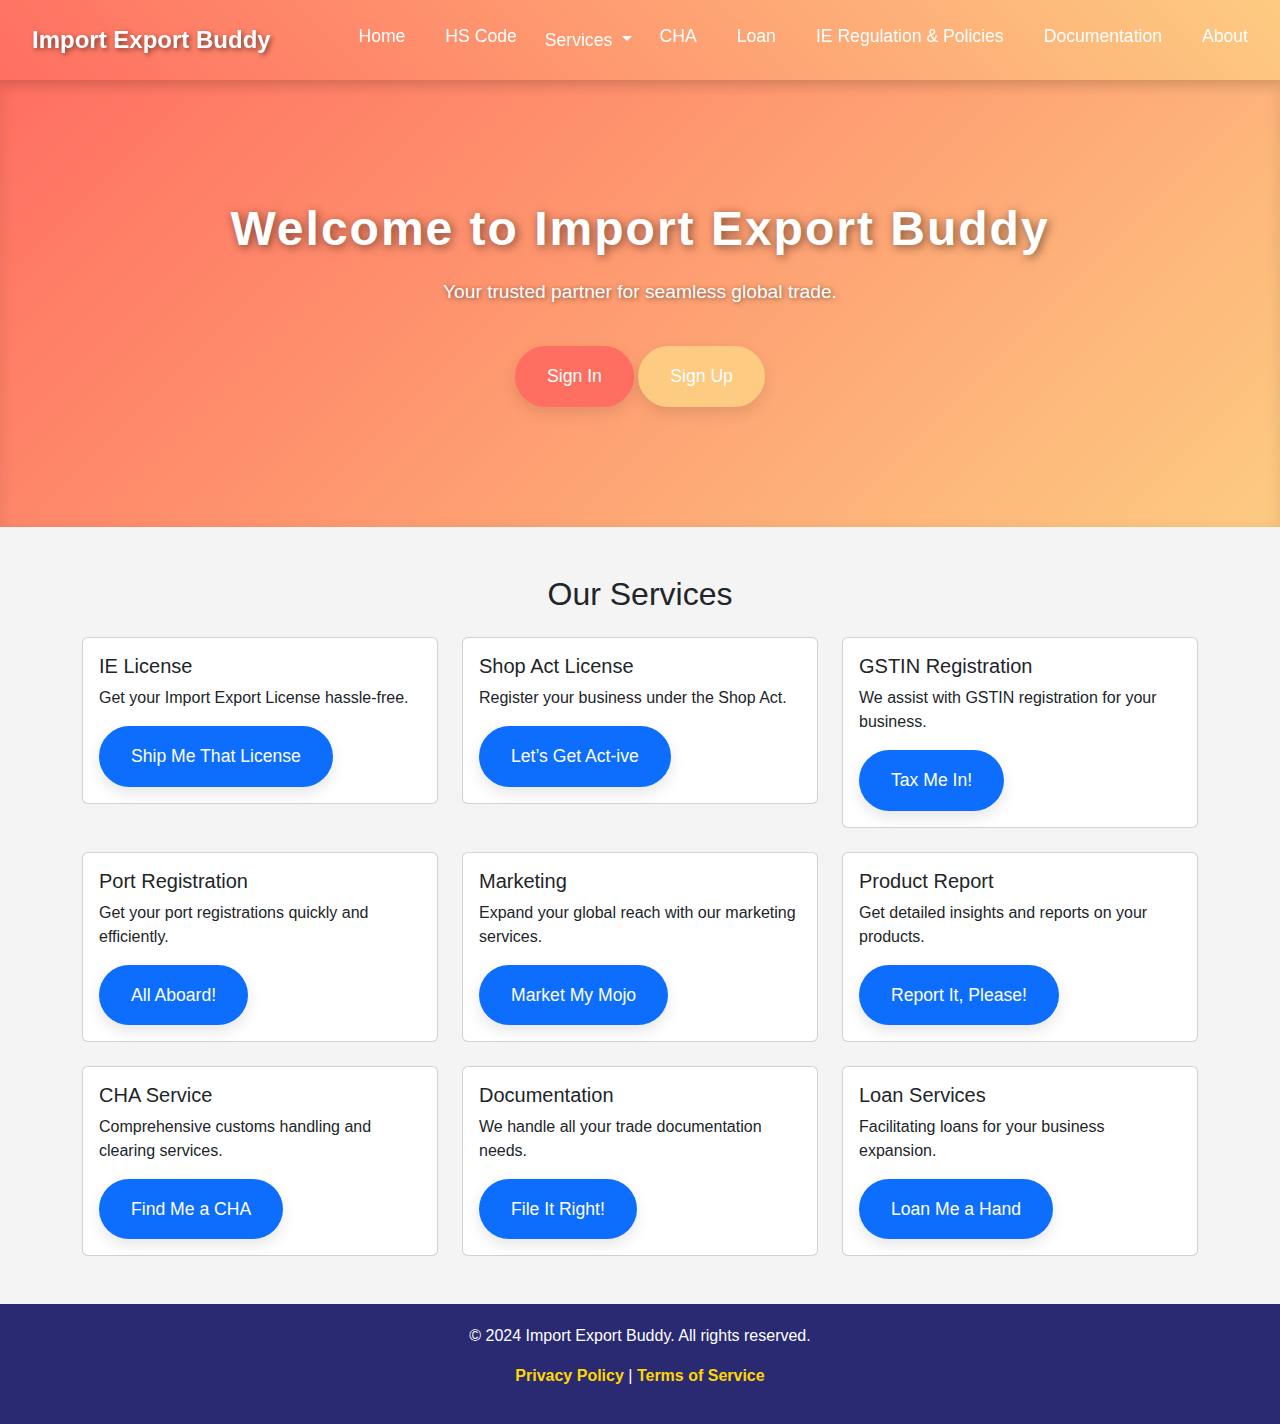
<file: index.html>
<!DOCTYPE html>
<html lang="en">
<head>
    <meta charset="UTF-8">
    <meta name="viewport" content="width=device-width, initial-scale=1.0">
    <title>Import Export Buddy</title>
    <!-- Bootstrap CSS -->
    <link href="https://cdn.jsdelivr.net/npm/bootstrap@5.3.2/dist/css/bootstrap.min.css" rel="stylesheet">
  <style>
    /* Define base colors */
    :root {
        --primary-color: #FF6F61; /* Soft Coral */
        --secondary-color: #FDCB82; /* Soft Yellow */
        --highlight-color: #009FFD; /* Sky Blue */
        --text-color: white;
        --footer-bg: #2A2A72; /* Deep Blue */
    }

    /* Global styles */
    body {
        font-family: 'Arial', sans-serif;
        margin: 0;
        padding: 0;
        background-color: #f4f4f4;
        animation: colorShift 180s infinite alternate; /* Slow color change animation */
    }

    /* Navbar styling */
    .navbar {
        background-color: var(--footer-bg);
        box-shadow: 0 4px 12px rgba(0, 0, 0, 0.1);
    }

    .navbar a {
        color: white !important;
        font-weight: bold;
        padding: 14px 20px;
        text-decoration: none;
        transition: color 0.3s ease;
    }

    .navbar a:hover {
        color: var(--highlight-color);
    }

    /* Dropdown styling */
    .nav-item.dropdown .dropdown-menu {
        display: none;
        position: absolute;
        top: 100%;
        left: 0;
        background-color: #f8f9fa;
        border-radius: 4px;
    }

    .nav-item.dropdown:hover .dropdown-menu {
        display: block;
    }

    .dropdown-menu {
        box-shadow: 0 8px 16px rgba(0, 0, 0, 0.2);
        min-width: 180px;
    }

    .dropdown-item {
        font-size: 1rem;
        padding: 12px 20px;
        color: #333;
    }

    .dropdown-item:hover {
        background-color: var(--primary-color);
        color: white;
    }

    /* Hero section */
    .hero-section {
        background: linear-gradient(135deg, var(--primary-color), var(--secondary-color));
        padding: 120px 20px;
        text-align: center;
        color: var(--text-color);
        display: flex;
        align-items: center;
        justify-content: center;
        flex-direction: column;
        box-shadow: inset 0 4px 15px rgba(0, 0, 0, 0.1);
        animation: heroShift 180s infinite alternate; /* Slow hero section color shift */
    }

    .hero-section h1 {
        font-size: 3rem;
        font-weight: bold;
        text-shadow: 2px 2px 10px rgba(0, 0, 0, 0.5);
        margin-bottom: 20px;
        letter-spacing: 2px;
    }

    .hero-section p {
        font-size: 1.2rem;
        font-weight: 300;
        margin-bottom: 40px;
        text-shadow: 1px 1px 5px rgba(0, 0, 0, 0.5);
    }

    /* Button styling */
    .btn {
        font-size: 1.1rem;
        padding: 15px 30px;
        border-radius: 50px;
        box-shadow: 0 6px 15px rgba(0, 0, 0, 0.1);
        text-decoration: none;
        color: var(--text-color);
        transition: transform 0.3s ease, box-shadow 0.3s ease;
        display: inline-block;
        text-align: center;
        border: 2px solid transparent;
    }

    .btn:hover {
        transform: translateY(-7px);
        box-shadow: 0 8px 20px rgba(0, 0, 0, 0.2);
    }

    .btn.sign-in {
        background-color: var(--primary-color);
        border-color: var(--primary-color);
    }

    .btn.sign-up {
        background-color: var(--secondary-color);
        border-color: var(--secondary-color);
    }

    /* Footer styling */
    footer {
        background-color: var(--footer-bg);
        color: white;
        padding: 20px;
        text-align: center;
    }

    footer a {
        color: #FFD700;
        text-decoration: none;
        font-weight: bold;
        transition: color 0.3s ease;
    }

    footer a:hover {
        color: var(--highlight-color);
        text-decoration: underline;
    }

    /* Animation for slow color shift on the body */
    @keyframes colorShift {
        0% {
            --primary-color: #FF6F61; /* Soft Coral */
            --secondary-color: #FDCB82; /* Soft Yellow */
            --footer-bg: #2A2A72; /* Deep Blue */
        }
        25% {
            --primary-color: #2A2A72; /* Deep Blue */
            --secondary-color: #009FFD; /* Sky Blue */
            --footer-bg: #FDCB82; /* Soft Yellow */
        }
        50% {
            --primary-color: #009FFD; /* Sky Blue */
            --secondary-color: #FF6F61; /* Soft Coral */
            --footer-bg: #FF6F61; /* Soft Coral */
        }
        75% {
            --primary-color: #FDCB82; /* Soft Yellow */
            --secondary-color: #FF6F61; /* Soft Coral */
            --footer-bg: #009FFD; /* Sky Blue */
        }
        100% {
            --primary-color: #FF6F61; /* Soft Coral */
            --secondary-color: #2A2A72; /* Deep Blue */
            --footer-bg: #2A2A72; /* Deep Blue */
        }
    }

    /* Animation for the hero section's background */
    @keyframes heroShift {
        0% {
            background: linear-gradient(135deg, #FF6F61, #FDCB82);
        }
        25% {
            background: linear-gradient(135deg, #2A2A72, #009FFD);
        }
        50% {
            background: linear-gradient(135deg, #009FFD, #FF6F61);
        }
        75% {
            background: linear-gradient(135deg, #FDCB82, #FF6F61);
        }
        100% {
            background: linear-gradient(135deg, #FF6F61, #2A2A72);
        }
    }
</style>
 

</head>
<body>
    
    <!-- Navbar -->
<nav class="navbar navbar-expand-lg navbar-dark sticky-top" style="background: linear-gradient(45deg, #FF6F61, #FDCB82);">
    <div class="container-fluid">
        <a class="navbar-brand" href="#" style="font-size: 1.5rem; font-weight: bold; color: white; text-shadow: 2px 2px 5px rgba(0, 0, 0, 0.5);">Import Export Buddy</a>
        <button class="navbar-toggler" type="button" data-bs-toggle="collapse" data-bs-target="#navbarNav">
            <span class="navbar-toggler-icon"></span>
        </button>
        <div class="collapse navbar-collapse" id="navbarNav">
            <ul class="navbar-nav ms-auto">
                <li class="nav-item">
                    <a class="nav-link" href="https://deva1343.github.io/DPTreadeSolutions/index.html" style="color: white; font-weight: 500; font-size: 1.1rem; padding: 10px 20px; transition: color 0.3s ease;">
                        Home
                    </a>
                </li>
                <li class="nav-item">
                    <a class="nav-link" href="https://deva1343.github.io/DPTreadeSolutions/hscode.html" style="color: white; font-weight: 500; font-size: 1.1rem; padding: 10px 20px; transition: color 0.3s ease;">
                        HS Code
                    </a>
                </li>
                <!-- Services dropdown -->
                <li class="nav-item dropdown">
                    <a class="nav-link dropdown-toggle" href="#" role="button" style="color: black; font-weight: 500; font-size: 1.1rem;">
                        Services
                    </a>
                    <ul class="dropdown-menu">
                        <li><a class="dropdown-item" href="https://deva1343.github.io/DPTreadeSolutions/iecode.html">IE License</a></li>
                        <li><a class="dropdown-item" href="#">Shop Act License</a></li>
                        <li><a class="dropdown-item" href="#">GSTIN Registration</a></li>
                        <li><a class="dropdown-item" href="#">Port Registration</a></li>
                        <li><a class="dropdown-item" href="#">Marketing</a></li>
                        <li><a class="dropdown-item" href="#">Product Report</a></li>
                        <li><a class="dropdown-item" href="https://deva1343.github.io/DPTreadeSolutions/cha.html">CHA Service</a></li>
                    </ul>
                </li>
                <li class="nav-item">
                    <a class="nav-link" href="https://deva1343.github.io/DPTreadeSolutions/cha.html" style="color: white; font-weight: 500; font-size: 1.1rem; padding: 10px 20px; transition: color 0.3s ease;">
                        CHA
                    </a>
                </li>
                <li class="nav-item">
                    <a class="nav-link" href="https://deva1343.github.io/DPTreadeSolutions/loan.html" style="color: white; font-weight: 500; font-size: 1.1rem; padding: 10px 20px; transition: color 0.3s ease;">
                        Loan
                    </a>
                </li>
                <li class="nav-item">
                    <a class="nav-link" href="https://deva1343.github.io/DPTreadeSolutions/ierp.html" style="color: white; font-weight: 500; font-size: 1.1rem; padding: 10px 20px; transition: color 0.3s ease;">
                        IE Regulation & Policies
                    </a>
                </li>
                <li class="nav-item">
                    <a class="nav-link" href="https://deva1343.github.io/DPTreadeSolutions/documentation.html" style="color: white; font-weight: 500; font-size: 1.1rem; padding: 10px 20px; transition: color 0.3s ease;">
                        Documentation
                    </a>
                </li>
                <li class="nav-item">
                    <a class="nav-link" href="https://deva1343.github.io/DPTreadeSolutions/about.html" style="color: white; font-weight: 500; font-size: 1.1rem; padding: 10px 20px; transition: color 0.3s ease;">
                        About
                    </a>
                </li>
            </ul>
        </div>
    </div>
</nav>


    <!-- Hero Section -->
   <section class="hero-section">
    <div class="container">
        <h1>Welcome to Import Export Buddy</h1>
        <p>Your trusted partner for seamless global trade.</p>
        <div class="button-group">
            <!-- Sign In Button -->
            <a href="https://deva1343.github.io/DPTreadeSolutions/signin.html" class="btn sign-in">Sign In</a>
            <!-- Sign Up Button -->
            <a href="https://deva1343.github.io/DPTreadeSolutions/signup.html" class="btn sign-up">Sign Up</a>
        </div>
    </div>
</section>


<!-- Services Section -->
		<section class="container my-5">
    <h2 class="text-center mb-4">Our Services</h2>
    <div class="row g-4">
        <!-- IE License -->
        <div class="col-md-4">
            <div class="card">
                <div class="card-body">
                    <h5 class="card-title">IE License</h5>
                    <p class="card-text">Get your Import Export License hassle-free.</p>
                    <a href="https://deva1343.github.io/DPTreadeSolutions/iecode.html" class="btn btn-primary">Ship Me That License</a>
                </div>
            </div>
        </div>
        <!-- Shop Act License -->
        <div class="col-md-4">
            <div class="card">
                <div class="card-body">
                    <h5 class="card-title">Shop Act License</h5>
                    <p class="card-text">Register your business under the Shop Act.</p>
                    <a href="#" class="btn btn-primary">Let’s Get Act-ive</a>
                </div>
            </div>
        </div>
        <!-- GSTIN Registration -->
        <div class="col-md-4">
            <div class="card">
                <div class="card-body">
                    <h5 class="card-title">GSTIN Registration</h5>
                    <p class="card-text">We assist with GSTIN registration for your business.</p>
                    <a href="#" class="btn btn-primary">Tax Me In!</a>
                </div>
            </div>
        </div>
        <!-- Port Registration -->
        <div class="col-md-4">
            <div class="card">
                <div class="card-body">
                    <h5 class="card-title">Port Registration</h5>
                    <p class="card-text">Get your port registrations quickly and efficiently.</p>
                    <a href="#" class="btn btn-primary">All Aboard!</a>
                </div>
            </div>
        </div>
        <!-- Marketing -->
        <div class="col-md-4">
            <div class="card">
                <div class="card-body">
                    <h5 class="card-title">Marketing</h5>
                    <p class="card-text">Expand your global reach with our marketing services.</p>
                    <a href="#" class="btn btn-primary">Market My Mojo</a>
                </div>
            </div>
        </div>
        <!-- Product Report -->
        <div class="col-md-4">
            <div class="card">
                <div class="card-body">
                    <h5 class="card-title">Product Report</h5>
                    <p class="card-text">Get detailed insights and reports on your products.</p>
                    <a href="#" class="btn btn-primary">Report It, Please!</a>
                </div>
            </div>
        </div>
        <!-- CHA Service -->
        <div class="col-md-4">
            <div class="card">
                <div class="card-body">
                    <h5 class="card-title">CHA Service</h5>
                    <p class="card-text">Comprehensive customs handling and clearing services.</p>
                    <a href="https://deva1343.github.io/DPTreadeSolutions/cha.html" class="btn btn-primary">Find Me a CHA</a>
                </div>
            </div>
        </div>
        <!-- Documentation -->
        <div class="col-md-4">
            <div class="card">
                <div class="card-body">
                    <h5 class="card-title">Documentation</h5>
                    <p class="card-text">We handle all your trade documentation needs.</p>
                    <a href="#" class="btn btn-primary">File It Right!</a>
                </div>
            </div>
        </div>
        <!-- Loan Services -->
        <div class="col-md-4">
            <div class="card">
                <div class="card-body">
                    <h5 class="card-title">Loan Services</h5>
                    <p class="card-text">Facilitating loans for your business expansion.</p>
                    <a href="#" class="btn btn-primary">Loan Me a Hand</a>
                </div>
            </div>
        </div>
    </div>
</section>
    <!-- Footer -->
    <footer>
        <div class="container text-center">
            <p>&copy; 2024 Import Export Buddy. All rights reserved.</p>
            <p><a href="privacy.html">Privacy Policy</a> | <a href="terms.html">Terms of Service</a></p>
        </div>
    </footer>

    
    
    <!-- Bootstrap JS -->
    <!-- Bootstrap Bundle (includes Bootstrap JS and Popper.js) -->
<script src="https://cdn.jsdelivr.net/npm/bootstrap@5.3.2/dist/js/bootstrap.bundle.min.js"></script>

<!-- Google Sign-In SDK -->
<script src="https://accounts.google.com/gsi/client" async defer></script>
<script>
    // Dropdown Menu Fix for Mobile and Desktop
    document.querySelectorAll('.dropdown-toggle').forEach(dropdown => {
        dropdown.addEventListener('click', function (e) {
            // Toggle the dropdown only if the target is a dropdown-toggle link
            const dropdownMenu = this.nextElementSibling;
            dropdownMenu.classList.toggle('show');

            // Close the dropdown when clicking outside
            document.addEventListener('click', function (event) {
                if (!dropdown.contains(event.target)) {
                    dropdownMenu.classList.remove('show');
                }
            });
        });
    });

    // Google Sign-In Handling
    function handleCredentialResponse(response) {
        console.log("Encoded JWT ID token: " + response.credential);
        // Pass the token to your backend for verification.
    }

    window.onload = function () {
        google.accounts.id.initialize({
            client_id: "YOUR_GOOGLE_CLIENT_ID", // Replace with your actual Google client ID
            callback: handleCredentialResponse
        });
        google.accounts.id.renderButton(
            document.querySelector('.btn-light'), // Target your Google button
            { theme: "outline", size: "large" } // Customizations
        );
    };
</script>


</body>
</html>
</file>
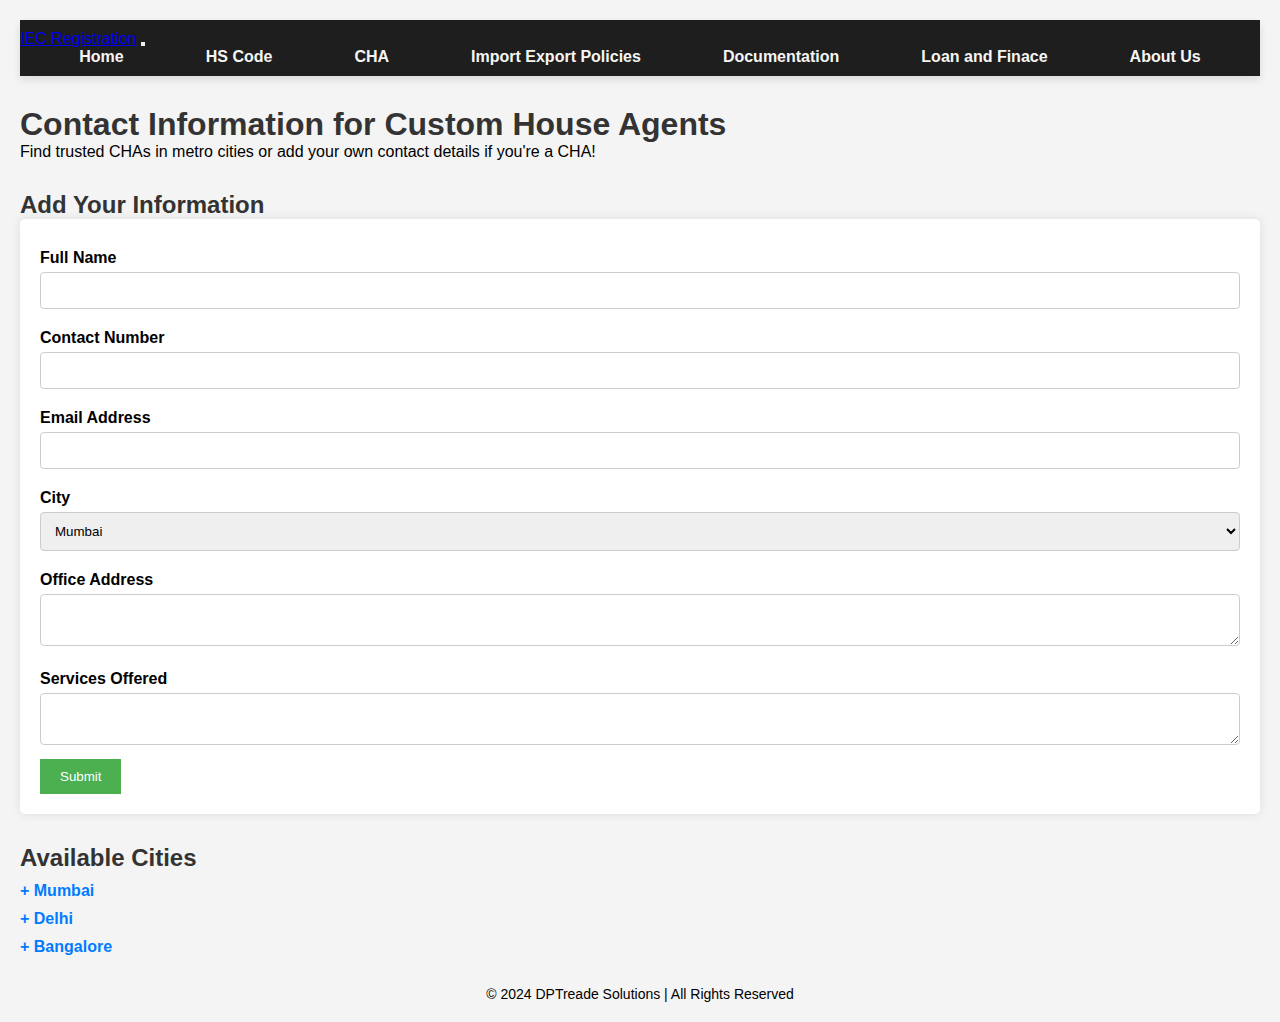
<file: cha.html>
<!DOCTYPE html>
<html lang="en">
<head>
    <meta charset="UTF-8">
    <meta name="viewport" content="width=device-width, initial-scale=1.0">
    <title>Custom House Agent Contact</title>

    <!-- CSS -->
    <style>

     /* Navbar Styles */
        nav.navbar {
            background-color: #1e1e1e;
            padding: 10px 0;
            box-shadow: 0 4px 8px rgba(0, 0, 0, 0.1);
        }

        nav.navbar .navbar-nav {
            display: flex;
            justify-content: center;
            gap: 20px;
        }

        nav.navbar .nav-link {
            color: #f5f5f5;
            text-decoration: none;
            font-size: 16px;
            padding: 8px 16px;
        }

        nav.navbar .nav-link:hover {
            color: #4f81bd;
        }
        /* Basic reset */
        * {
            margin: 0;
            padding: 0;
            box-sizing: border-box;
        }

        body {
            font-family: Arial, sans-serif;
            background-color: #f4f4f4;
            padding: 20px;
        }

        header {
            background-color: #333;
            color: white;
            padding: 10px;
        }

        nav ul {
            list-style-type: none;
            display: flex;
            justify-content: center;
        }

        nav ul li {
            margin: 0 15px;
        }

        nav ul li a {
            color: white;
            text-decoration: none;
            font-weight: bold;
        }

        section {
            margin-top: 30px;
        }

        h1, h2 {
            color: #333;
        }

        #city-list ul {
            list-style-type: none;
            padding-left: 0;
        }

        #city-list ul li {
            margin: 10px 0;
        }

        .city-entry {
            font-weight: bold;
            cursor: pointer;
            color: #007BFF;
        }

        .cha-list {
            display: none;
            padding-left: 20px;
        }

        form {
            background-color: white;
            padding: 20px;
            border-radius: 5px;
            box-shadow: 0 0 10px rgba(0, 0, 0, 0.1);
        }

        form label {
            font-weight: bold;
            display: block;
            margin-top: 10px;
        }

        form input, form textarea, form select {
            width: 100%;
            padding: 10px;
            margin-top: 5px;
            margin-bottom: 10px;
            border-radius: 4px;
            border: 1px solid #ccc;
        }

        form button {
            background-color: #4CAF50;
            color: white;
            border: none;
            padding: 10px 20px;
            cursor: pointer;
        }

        form button:hover {
            background-color: #45a049;
        }

        footer {
            margin-top: 30px;
            text-align: center;
            font-size: 14px;
        }

        /* Dynamic CHA styles */
        .cha-entry {
            background-color: #f9f9f9;
            padding: 10px;
            margin: 5px 0;
        }

        .cha-entry h3 {
            margin-bottom: 5px;
        }

        .cha-entry p {
            font-size: 14px;
        }
    </style>
</head>
<body>

    <!-- Navbar -->
<nav class="navbar navbar-expand-lg navbar-light bg-white shadow-sm py-3">
    <div class="container">
        <a class="navbar-brand" href="#">IEC Registration</a>
        <button class="navbar-toggler" type="button" data-bs-toggle="collapse" data-bs-target="#navbarNav">
            <span class="navbar-toggler-icon"></span>
        </button>
        <div class="collapse navbar-collapse" id="navbarNav">
            <ul class="navbar-nav ms-auto">
                <li class="nav-item"><a class="nav-link active" href="https://deva1343.github.io/DPTreadeSolutions/index.html">Home</a></li>
                <li class="nav-item"><a class="nav-link" href="https://deva1343.github.io/DPTreadeSolutions/hscode.html">HS Code</a></li>
		<li class="nav-item"><a class="nav-link" href="https://deva1343.github.io/DPTreadeSolutions/cha.html">CHA</a></li>
                <li class="nav-item"><a class="nav-link" href="https://wa.me/8459756243?text=hi,%20can%20I%20get%20more%20information%20about%20IEC">Import Export Policies</a></li>
                <li class="nav-item"><a class="nav-link" href="https://wa.me/8459756243?text=hi,%20can%20I%20get%20more%20information%20about%20IEC">Documentation</a></li>
		<li class="nav-item"><a class="nav-link" href="https://wa.me/8459756243?text=hi,%20can%20I%20get%20more%20information%20about%20IEC">Loan and Finace</a></li>
                <li class="nav-item"><a class="nav-link" href="https://deva1343.github.io/DPTreadeSolutions/aboutus.html">About Us</a></li>
            </ul>
        </div>
    </div>
</nav>

  <!-- Hero Section -->
    <section>
        <h1>Contact Information for Custom House Agents</h1>
        <p>Find trusted CHAs in metro cities or add your own contact details if you're a CHA!</p>
    </section>

    <!-- Add CHA Form (for CHAs to add their info) -->
    <section id="add-cha">
        <h2>Add Your Information</h2>
        <form id="cha-form">
            <label for="name">Full Name</label>
            <input type="text" id="name" name="name" required><br>

            <label for="phone">Contact Number</label>
            <input type="text" id="phone" name="phone" required><br>

            <label for="email">Email Address</label>
            <input type="email" id="email" name="email" required><br>

            <label for="city">City</label>
            <select id="city" name="city" required>
                <option value="Mumbai">Mumbai</option>
                <option value="Delhi">Delhi</option>
                <option value="Bangalore">Bangalore</option>
                <option value="Chennai">Chennai</option>
                <option value="Kolkata">Kolkata</option>
                <option value="Hyderabad">Hyderabad</option>
                <option value="Pune">Pune</option>
                <!-- Add other cities here -->
            </select><br>

            <label for="address">Office Address</label>
            <textarea id="address" name="address" required></textarea><br>

            <label for="services">Services Offered</label>
            <textarea id="services" name="services" required></textarea><br>

            <button type="submit">Submit</button>
        </form>
    </section>

    <!-- City List -->
    <section id="city-list">
        <h2>Available Cities</h2>
        <ul id="city-list-items">
            <li>
                <span class="city-entry" onclick="toggleCity('mumbai-list')">+ Mumbai</span>
                <ul id="mumbai-list" class="cha-list">
                    <!-- CHA entries will be dynamically inserted here -->
                </ul>
            </li>
            <li>
                <span class="city-entry" onclick="toggleCity('delhi-list')">+ Delhi</span>
                <ul id="delhi-list" class="cha-list">
                    <!-- CHA entries will be dynamically inserted here -->
                </ul>
            </li>
            <li>
                <span class="city-entry" onclick="toggleCity('bangalore-list')">+ Bangalore</span>
                <ul id="bangalore-list" class="cha-list">
                    <!-- CHA entries will be dynamically inserted here -->
                </ul>
            </li>
            <!-- Add other cities here with similar structure -->
        </ul>
    </section>

    <!-- Footer -->
    <footer>
        <p>&copy; 2024 DPTreade Solutions | All Rights Reserved</p>
    </footer>

    <!-- JavaScript for functionality -->
    <script>
        // Toggle city CHA list visibility
        function toggleCity(cityId) {
            const cityList = document.getElementById(cityId);
            cityList.style.display = cityList.style.display === 'none' ? 'block' : 'none';
        }

        // Handle form submission
        document.getElementById('cha-form').addEventListener('submit', function(event) {
            event.preventDefault();

            // Gather form data
            const formData = new FormData(this);
            const data = {
                name: formData.get('name'),
                phone: formData.get('phone'),
                email: formData.get('email'),
                city: formData.get('city'),
                address: formData.get('address'),
                services: formData.get('services')
            };

            // Send data to the server (example endpoint)
            fetch('/api/cha', {
                method: 'POST',
                body: JSON.stringify(data),
                headers: {
                    'Content-Type': 'application/json'
                }
            })
            .then(response => response.json())
            .then(data => {
                alert('CHA added successfully');
                // Dynamically update the city list with the new CHA entry
                addCHAEntry(data.city, data);
                // Optionally, clear the form or update UI with new CHA data
                document.getElementById('cha-form').reset();
            })
            .catch(error => {
                console.error('Error:', error);
                alert('An error occurred while submitting the form');
            });
        });

        // Dynamically add CHA entry to the city list
        function addCHAEntry(city, cha) {
            const cityList = document.getElementById(city.toLowerCase() + '-list');
            const chaEntry = document.createElement('li');
            chaEntry.classList.add('cha-entry');
            chaEntry.innerHTML = `
                <h3>${cha.name}</h3>
                <p><strong>Phone:</strong> ${cha.phone}</p>
                <p><strong>Email:</strong> ${cha.email}</p>
                <p><strong>Address:</strong> ${cha.address}</p>
                <p><strong>Services:</strong> ${cha.services}</p>
            `;
            cityList.appendChild(chaEntry);
        }
    </script>

</body>
</html>
</file>
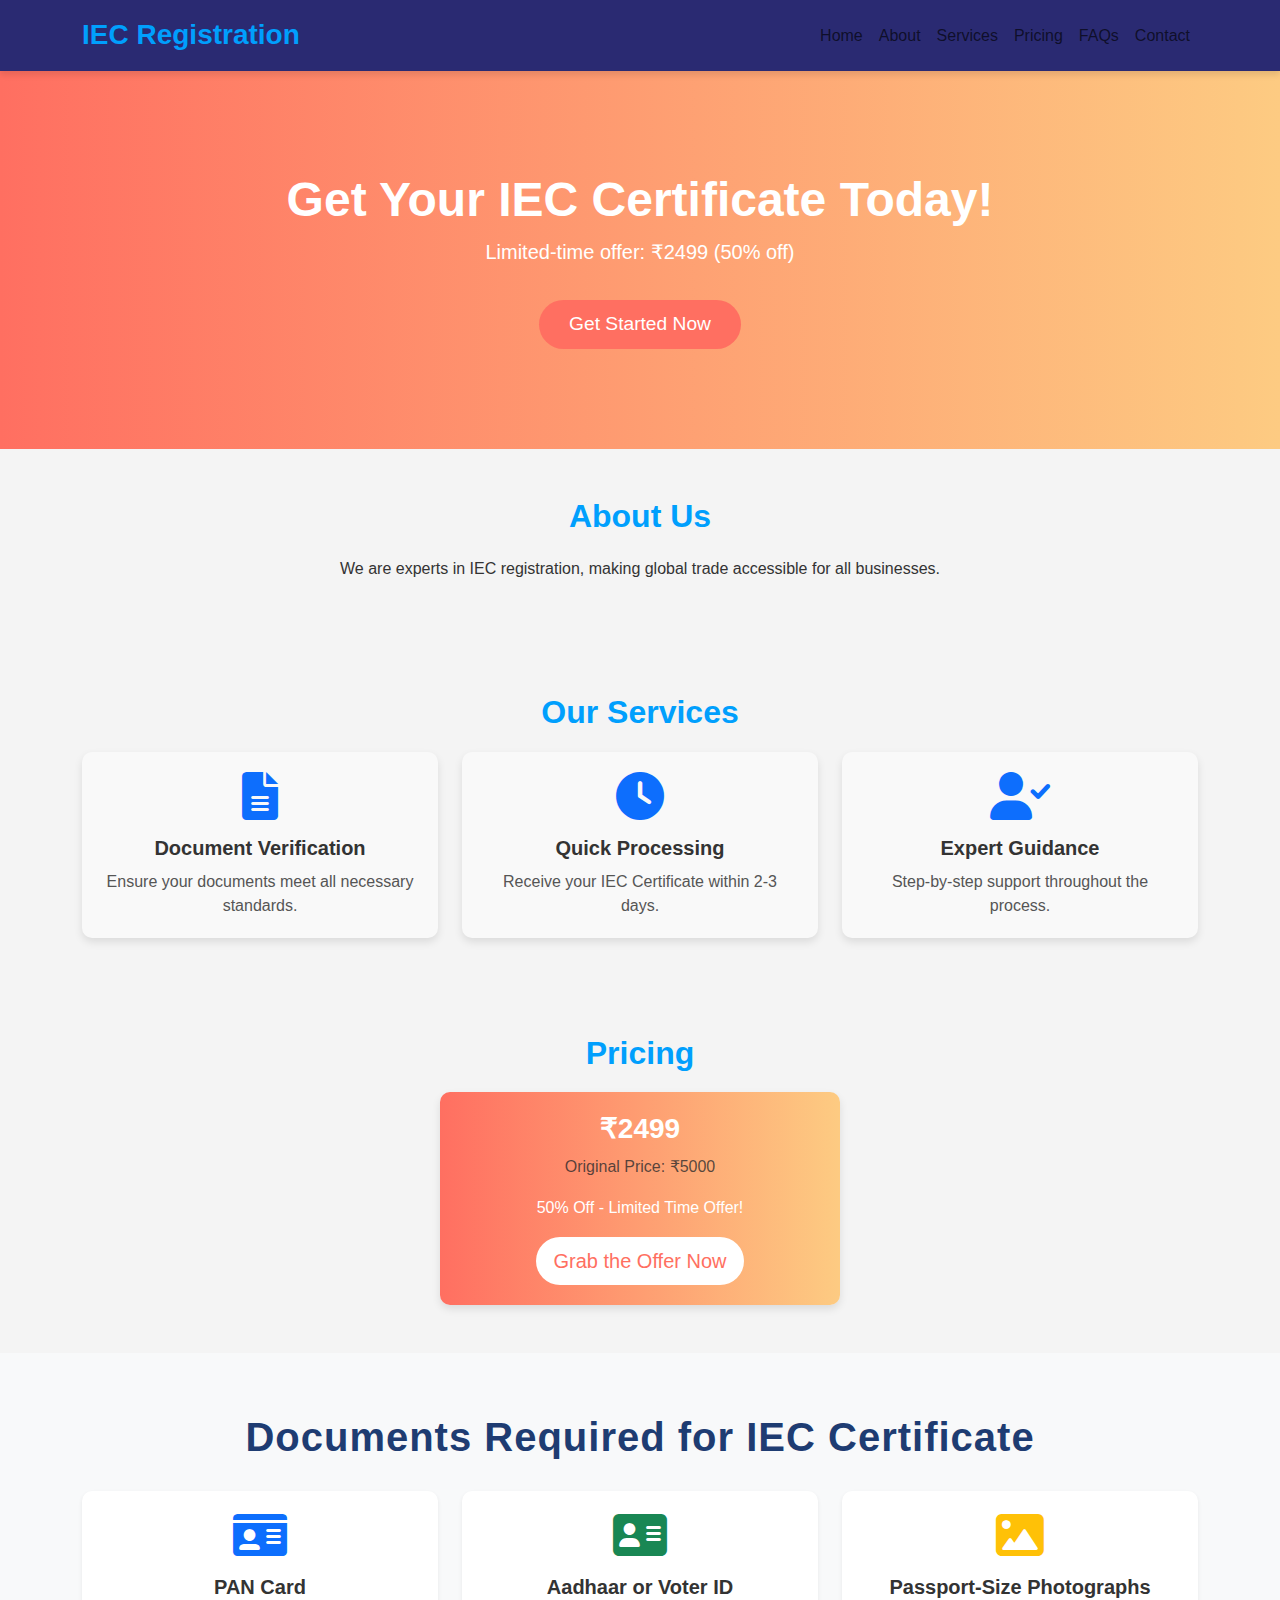
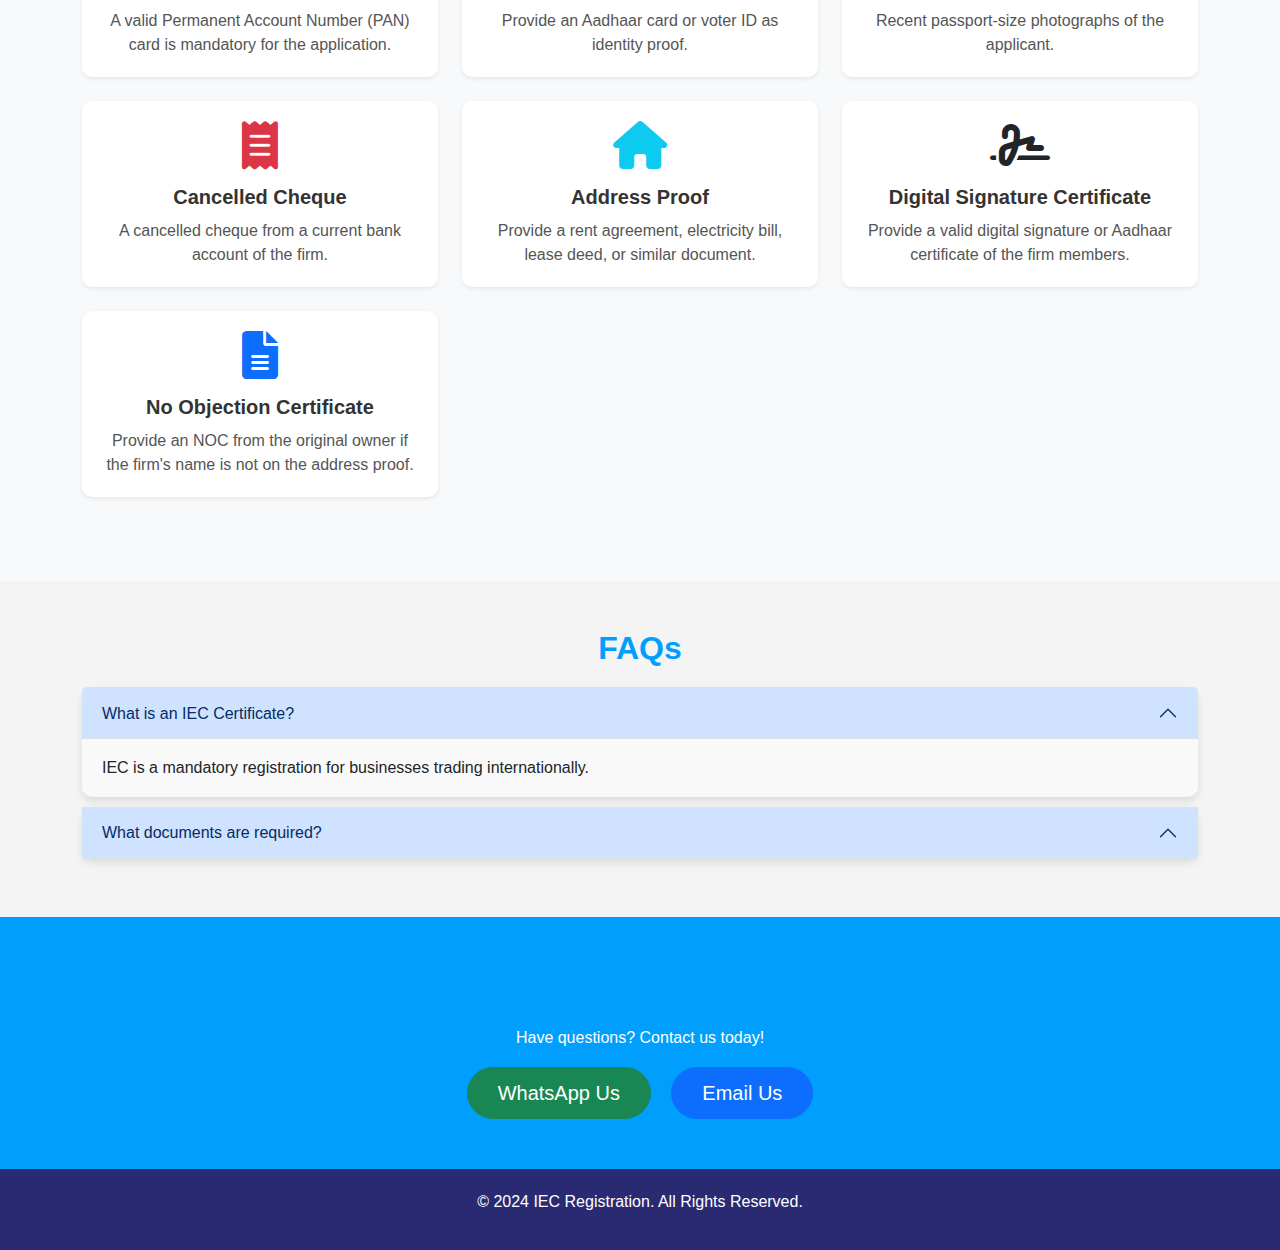
<file: dptrades.html>
<!DOCTYPE html>
<html lang="en">
<head>
    <meta charset="UTF-8">
    <meta name="viewport" content="width=device-width, initial-scale=1.0">
    <title>IEC Registration Offer</title>
    <link href="https://cdn.jsdelivr.net/npm/bootstrap@5.3.0-alpha3/dist/css/bootstrap.min.css" rel="stylesheet">
    <link rel="stylesheet" href="https://cdnjs.cloudflare.com/ajax/libs/font-awesome/6.0.0-beta3/css/all.min.css">
    <style>
    /* Define base colors */
    :root {
        --primary-color: #FF6F61; /* Soft Coral */
        --secondary-color: #FDCB82; /* Soft Yellow */
        --highlight-color: #009FFD; /* Sky Blue */
        --text-color: white;
        --footer-bg: #2A2A72; /* Deep Blue */
    }

    /* Global styles */
    body {
        font-family: 'Poppins', sans-serif;
        line-height: 1.6;
        color: #333;
        margin: 0;
        padding: 0;
        background-color: #f4f4f4;
        animation: colorShift 180s infinite alternate; /* Slow color change animation */
    }

    /* Navbar */
    .navbar {
        background: var(--footer-bg);
        box-shadow: 0 4px 6px rgba(0, 0, 0, 0.1);
    }

    .navbar-brand {
        font-size: 1.75rem;
        font-weight: bold;
        color: var(--highlight-color);
    }

    .navbar-brand:hover {
        color: var(--primary-color);
    }

    /* Hero Section */
    #home {
        background: linear-gradient(to right, var(--primary-color), var(--secondary-color));
        color: white;
        padding: 100px 0;
        text-align: center;
    }

    #home h1 {
        font-size: 3rem;
        font-weight: bold;
    }

    #home p {
        font-size: 1.25rem;
    }

    #home .btn {
        padding: 10px 30px;
        font-size: 1.2rem;
        background-color: var(--primary-color);
        border-radius: 50px;
        border: none;
        color: white;
    }

    /* Section Titles */
    section h2 {
        font-weight: bold;
        margin-bottom: 20px;
        font-size: 2rem;
        color: var(--highlight-color);
        text-align: center;
    }

    /* Services Section */
    #services .card {
        border: none;
        border-radius: 10px;
        background: #f9f9f9;
        box-shadow: 0 4px 8px rgba(0, 0, 0, 0.1);
        transition: transform 0.3s ease;
    }

    #services .card:hover {
        transform: translateY(-10px);
    }

    #services .card-body {
        text-align: center;
    }

    /* Pricing Section */
    #pricing .card {
        border: none;
        border-radius: 10px;
        background: linear-gradient(to right, var(--primary-color), var(--secondary-color));
        color: white;
        text-align: center;
        box-shadow: 0 4px 8px rgba(0, 0, 0, 0.1);
    }

    #pricing .btn {
        background: white;
        color: var(--primary-color);
        border-radius: 30px;
    }

    #pricing .btn:hover {
        background: var(--primary-color);
        color: white;
    }

    /* FAQs Section */
    #faq .accordion-item {
        border: none;
        background: #f9f9f9;
        margin-bottom: 10px;
        border-radius: 10px;
        box-shadow: 0 4px 8px rgba(0, 0, 0, 0.1);
    }

    /* Contact Section */
    #contact {
        background: var(--highlight-color);
        color: white;
        padding: 50px 0;
        text-align: center;
    }

    #contact a {
        font-size: 1.25rem;
        border-radius: 30px;
        padding: 10px 30px;
        transition: background 0.3s ease, color 0.3s ease;
    }

    #contact a.btn-success:hover {
        background: white;
        color: var(--highlight-color);
    }

    #contact a.btn-primary:hover {
        background: white;
        color: #007bff;
    }

    /* Footer */
    footer {
        background: var(--footer-bg);
        color: white;
        padding: 20px 0;
        text-align: center;
    }

    /* General Section Styling */
    #documents-required {
        padding: 60px 20px;
        background: linear-gradient(135deg, #f8f9fa, #eef2f3);
    }

    /* Heading Styling */
    #documents-required h2 {
        font-family: 'Poppins', sans-serif;
        font-size: 2.5rem;
        color: #1e3c72;
        font-weight: bold;
        text-align: center;
        margin-bottom: 30px;
        letter-spacing: 1px;
    }

    /* Card Styling */
    .card {
        background: #ffffff;
        border-radius: 10px;
        box-shadow: 0 8px 16px rgba(0, 0, 0, 0.1);
        transition: transform 0.3s, box-shadow 0.3s;
    }

    .card:hover {
        transform: translateY(-10px);
        box-shadow: 0 12px 24px rgba(0, 0, 0, 0.2);
    }

    .card-body {
        padding: 20px;
    }

    /* Icon Styling */
    .card-body i {
        display: block;
        margin: 0 auto;
        font-size: 3rem;
        color: #5a5a5a;
        transition: color 0.3s;
    }

    .card:hover i {
        color: var(--highlight-color);
    }

    /* Card Title Styling */
    .card-title {
        font-family: 'Poppins', sans-serif;
        font-size: 1.25rem;
        color: #333;
        margin: 15px 0 10px;
        font-weight: 600;
    }

    /* Card Text Styling */
    .card-text {
        font-family: 'Roboto', sans-serif;
        font-size: 1rem;
        color: #555;
        line-height: 1.5;
        margin-bottom: 0;
    }

    /* Responsive Design */
    @media (max-width: 767px) {
        #documents-required h2 {
            font-size: 2rem;
        }

        .card {
            margin-bottom: 20px;
        }

        .card-title {
            font-size: 1.15rem;
        }

        .card-text {
            font-size: 0.95rem;
        }
    }

    /* Animation for slow color shift on the body */
    @keyframes colorShift {
        0% {
            --primary-color: #FF6F61; /* Soft Coral */
            --secondary-color: #FDCB82; /* Soft Yellow */
            --footer-bg: #2A2A72; /* Deep Blue */
        }
        25% {
            --primary-color: #2A2A72; /* Deep Blue */
            --secondary-color: #009FFD; /* Sky Blue */
            --footer-bg: #FDCB82; /* Soft Yellow */
        }
        50% {
            --primary-color: #009FFD; /* Sky Blue */
            --secondary-color: #FF6F61; /* Soft Coral */
            --footer-bg: #FF6F61; /* Soft Coral */
        }
        75% {
            --primary-color: #FDCB82; /* Soft Yellow */
            --secondary-color: #FF6F61; /* Soft Coral */
            --footer-bg: #009FFD; /* Sky Blue */
        }
        100% {
            --primary-color: #FF6F61; /* Soft Coral */
            --secondary-color: #2A2A72; /* Deep Blue */
            --footer-bg: #2A2A72; /* Deep Blue */
        }
    }
</style>

</head>
<body>
    <!-- Navbar -->
    <nav class="navbar navbar-expand-lg navbar-light">
        <div class="container">
            <a class="navbar-brand" href="#">IEC Registration</a>
            <button class="navbar-toggler" type="button" data-bs-toggle="collapse" data-bs-target="#navbarNav">
                <span class="navbar-toggler-icon"></span>
            </button>
            <div class="collapse navbar-collapse" id="navbarNav">
                <ul class="navbar-nav ms-auto">
                    <li class="nav-item"><a class="nav-link" href="https://wa.me/8459756243?text=hi,%20can%20I%20get%20more%20information%20about%20IEC">Home</a></li>
                    <li class="nav-item"><a class="nav-link" href="https://wa.me/8459756243?text=hi,%20can%20I%20get%20more%20information%20about%20IEC">About</a></li>
                    <li class="nav-item"><a class="nav-link" href="https://wa.me/8459756243?text=hi,%20can%20I%20get%20more%20information%20about%20IEC">Services</a></li>
                    <li class="nav-item"><a class="nav-link" href="https://wa.me/8459756243?text=hi,%20can%20I%20get%20more%20information%20about%20IEC">Pricing</a></li>
                    <li class="nav-item"><a class="nav-link" href="https://wa.me/8459756243?text=hi,%20can%20I%20get%20more%20information%20about%20IEC">FAQs</a></li>
                    <li class="nav-item"><a class="nav-link" href="https://wa.me/8459756243?text=hi,%20can%20I%20get%20more%20information%20about%20IEC">Contact</a></li>
                </ul>
            </div>
        </div>
    </nav>

    <!-- Home Section -->
    <section id="home">
        <div class="container text-center">
            <h1>Get Your IEC Certificate Today!</h1>
            <p>Limited-time offer: ₹2499 (50% off)</p>
            <a href="https://wa.me/8459756243?text=hi,%20can%20I%20get%20more%20information%20about%20IEC" class="btn btn-light btn-lg mt-3">Get Started Now</a>
        </div>
	     <div 
    class="offer-box" 
    style="
        position: absolute;
        top: 50%; 
        right: -500px;
        transform: translateY(-50%);
        width: 300px;
        padding: 20px;
        border-radius: 10px;
        box-shadow: 0 4px 6px rgba(0, 0, 0, 0.1);
        background-color: white;
        text-align: center;
        font-family: Arial, sans-serif;
        animation: flyIn 3s ease-in-out forwards;
    ">
    <h2 style="color: green; margin: 0;">Exclusive Limited-Time Offer</h2>
    <p style="margin: 10px 0; font-size: 1.1em; color: gray;">
        Regular Price: <s>₹5999</s>
    </p>
    <p style="margin: 10px 0; font-size: 1.5em; font-weight: bold; color: red;">
        Today Only: ₹1999!
    </p>
</div>

<script>
    const animateOfferBox = () => {
        const offerBox = document.querySelector('.offer-box');
        offerBox.style.animation = 'flyIn 3s ease-in-out forwards';
    };

    // Trigger the animation after a small delay for better effect
    setTimeout(animateOfferBox, 500);
</script>

<style>
    @keyframes flyIn {
        0% {
            right: -500px;
        }
        100% {
            right: 20px;
        }
    }
</style>

 

    </section>

    <!-- About Section -->
    <section id="about" class="py-5">
        <div class="container">
            <h2>About Us</h2>
            <p class="text-center">We are experts in IEC registration, making global trade accessible for all businesses.</p>
        </div>
    </section>

    <!-- Services Section -->
    <section id="services" class="py-5">
        <div class="container">
            <h2>Our Services</h2>
            <div class="row">
                <div class="col-md-4">
                    <div class="card">
                        <div class="card-body">
                            <i class="fas fa-file-alt fa-2x text-primary"></i>
                            <h5 class="card-title mt-3">Document Verification</h5>
                            <p class="card-text">Ensure your documents meet all necessary standards.</p>
                        </div>
                    </div>
                </div>
                <div class="col-md-4">
                    <div class="card">
                        <div class="card-body">
                            <i class="fas fa-clock fa-2x text-primary"></i>
                            <h5 class="card-title mt-3">Quick Processing</h5>
                            <p class="card-text">Receive your IEC Certificate within 2-3 days.</p>
                        </div>
                    </div>
                </div>
                <div class="col-md-4">
                    <div class="card">
                        <div class="card-body">
                            <i class="fas fa-user-check fa-2x text-primary"></i>
                            <h5 class="card-title mt-3">Expert Guidance</h5>
                            <p class="card-text">Step-by-step support throughout the process.</p>
                        </div>
                    </div>
                </div>
            </div>
        </div>
    </section>

    <!-- Pricing Section -->
    <section id="pricing" class="py-5">
        <div class="container text-center">
            <h2>Pricing</h2>
            <div class="card mx-auto" style="max-width: 400px;">
                <div class="card-body">
                    <h3 class="fw-bold">₹2499</h3>
                    <p class="text-muted">Original Price: ₹5000</p>
                    <p>50% Off - Limited Time Offer!</p>
                    <a href="https://wa.me/8459756243?text=hi,%20can%20I%20get%20more%20information%20about%20IEC" class="btn btn-lg">Grab the Offer Now</a>
                </div>
            </div>
        </div>
    </section>
<!-- Documents Required Section -->
<section id="documents-required" style="padding: 60px 20px; background: #f8f9fa;">
    <div class="container">
        <h2 class="text-center" style="color: #1e3c72; margin-bottom: 30px;">Documents Required for IEC Certificate</h2>
        <div class="row">
            <!-- Document 1 -->
            <div class="col-md-6 col-lg-4 mb-4">
                <div class="card h-100 border-0 shadow-sm">
                    <div class="card-body text-center">
                        <i class="fas fa-id-card fa-3x mb-3 text-primary"></i>
                        <h5 class="card-title">PAN Card</h5>
                        <p class="card-text">A valid Permanent Account Number (PAN) card is mandatory for the application.</p>
                    </div>
                </div>
            </div>
            <!-- Document 2 -->
            <div class="col-md-6 col-lg-4 mb-4">
                <div class="card h-100 border-0 shadow-sm">
                    <div class="card-body text-center">
                        <i class="fas fa-address-card fa-3x mb-3 text-success"></i>
                        <h5 class="card-title">Aadhaar or Voter ID</h5>
                        <p class="card-text">Provide an Aadhaar card or voter ID as identity proof.</p>
                    </div>
                </div>
            </div>
            <!-- Document 3 -->
            <div class="col-md-6 col-lg-4 mb-4">
                <div class="card h-100 border-0 shadow-sm">
                    <div class="card-body text-center">
                        <i class="fas fa-image fa-3x mb-3 text-warning"></i>
                        <h5 class="card-title">Passport-Size Photographs</h5>
                        <p class="card-text">Recent passport-size photographs of the applicant.</p>
                    </div>
                </div>
            </div>
            <!-- Document 4 -->
            <div class="col-md-6 col-lg-4 mb-4">
                <div class="card h-100 border-0 shadow-sm">
                    <div class="card-body text-center">
                        <i class="fas fa-receipt fa-3x mb-3 text-danger"></i>
                        <h5 class="card-title">Cancelled Cheque</h5>
                        <p class="card-text">A cancelled cheque from a current bank account of the firm.</p>
                    </div>
                </div>
            </div>
            <!-- Document 5 -->
            <div class="col-md-6 col-lg-4 mb-4">
                <div class="card h-100 border-0 shadow-sm">
                    <div class="card-body text-center">
                        <i class="fas fa-home fa-3x mb-3 text-info"></i>
                        <h5 class="card-title">Address Proof</h5>
                        <p class="card-text">Provide a rent agreement, electricity bill, lease deed, or similar document.</p>
                    </div>
                </div>
            </div>
            <!-- Document 6 -->
            <div class="col-md-6 col-lg-4 mb-4">
                <div class="card h-100 border-0 shadow-sm">
                    <div class="card-body text-center">
                        <i class="fas fa-signature fa-3x mb-3 text-dark"></i>
                        <h5 class="card-title">Digital Signature Certificate</h5>
                        <p class="card-text">Provide a valid digital signature or Aadhaar certificate of the firm members.</p>
                    </div>
                </div>
            </div>
            <!-- Document 7 -->
            <div class="col-md-6 col-lg-4 mb-4">
                <div class="card h-100 border-0 shadow-sm">
                    <div class="card-body text-center">
                        <i class="fas fa-file-alt fa-3x mb-3 text-primary"></i>
                        <h5 class="card-title">No Objection Certificate</h5>
                        <p class="card-text">Provide an NOC from the original owner if the firm's name is not on the address proof.</p>
                    </div>
                </div>
            </div>
        </div>
    </div>
</section>

    <!-- FAQ Section -->
    <section id="faq" class="py-5">
        <div class="container">
            <h2>FAQs</h2>
            <div class="accordion" id="faqAccordion">
                <div class="accordion-item">
                    <h2 class="accordion-header">
                        <button class="accordion-button" type="button" data-bs-toggle="collapse" data-bs-target="#faq1">
                            What is an IEC Certificate?
                        </button>
                    </h2>
                    <div id="faq1" class="accordion-collapse collapse show">
                        <div class="accordion-body">IEC is a mandatory registration for businesses trading internationally.</div>
                    </div>
                </div>
                <div class="accordion-item">
                    <h2 class="accordion-header">
                        <button class="accordion-button" type="button" data-bs-toggle="collapse" data-bs-target="#faq2">
                            What documents are required?
                        </button>
                    </h2>
                    <div id="faq2" class="accordion-collapse collapse">
                        <div class="accordion-body">You’ll need PAN, address proof, and ID proof for registration.</div>
                    </div>
                </div>
            </div>
        </div>
    </section>

    <!-- Contact Section -->
    <section id="contact">
        <div class="container">
            <h2>Contact Us</h2>
            <p>Have questions? Contact us today!</p>
            <div>
                <a href="https://wa.me/8459756243?text=hi,%20can%20I%20get%20more%20information%20about%20IEC" class="btn btn-success me-3">WhatsApp Us</a>
                <a href="mailto:dhp.bhale@gmail.com" class="btn btn-primary">Email Us</a>
            </div>
        </div>
    </section>

    <!-- Footer -->
    <footer>
        <p>&copy; 2024 IEC Registration. All Rights Reserved.</p>
    </footer>

    <script src="https://cdn.jsdelivr.net/npm/bootstrap@5.3.0-alpha3/dist/js/bootstrap.bundle.min.js"></script>
</body>
</html>
</file>
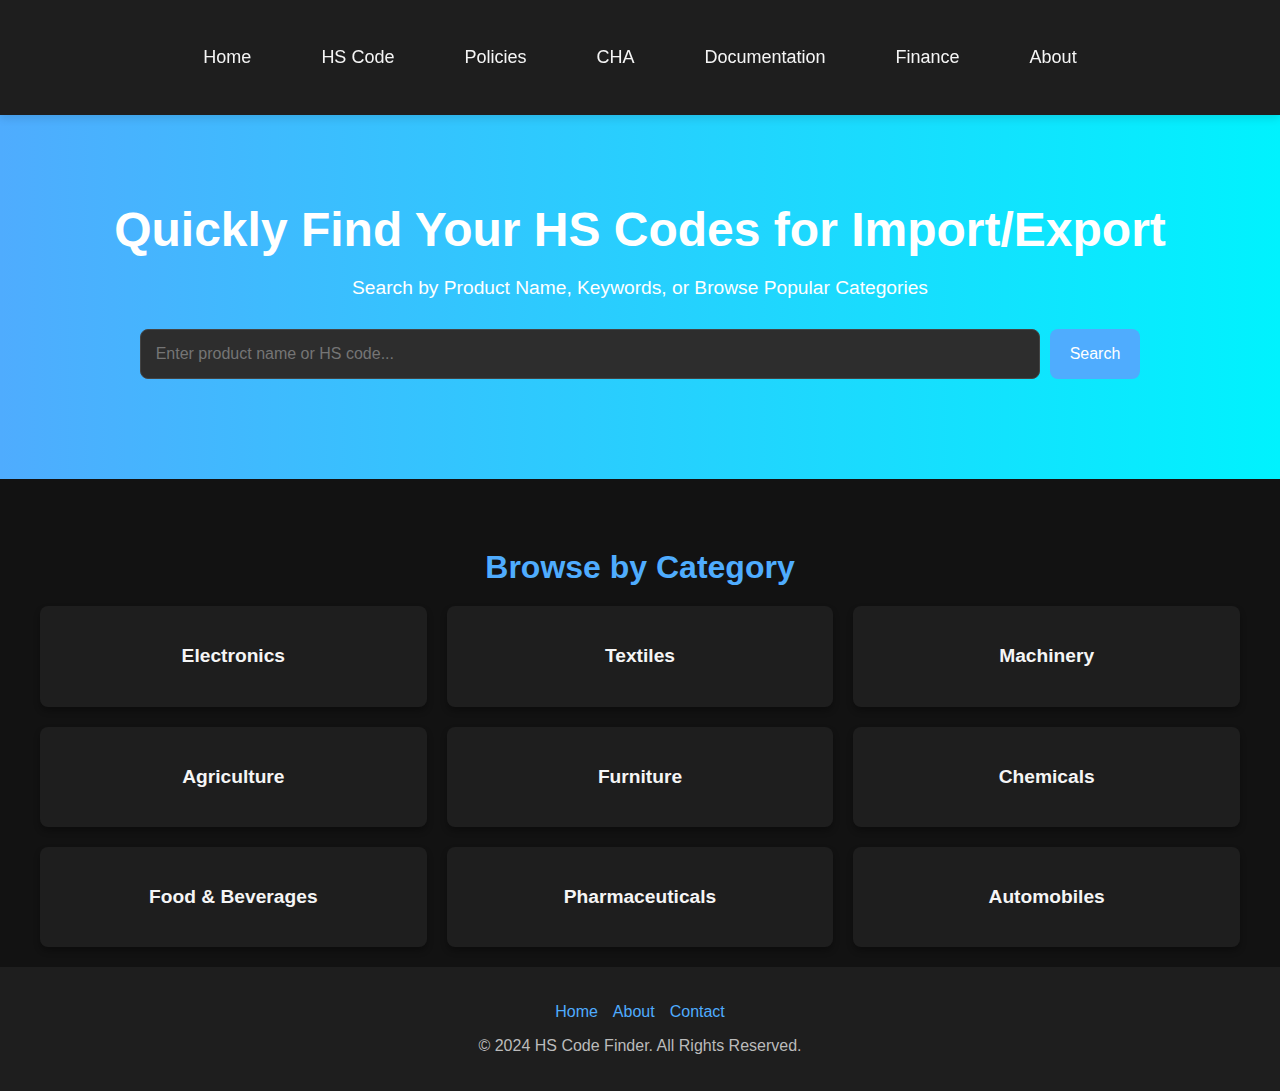
<file: hscode.html>
<!DOCTYPE html>
<html lang="en">
<head>
    <meta charset="UTF-8">
    <meta name="viewport" content="width=device-width, initial-scale=1.0">
    <title>HS Code Finder</title>
    <style>
    /* Global Styles */
    body {
        font-family: 'Poppins', sans-serif;
        margin: 0;
        padding: 0;
        background-color: #121212;
        color: #f5f5f5;
    }

    .container {
        max-width: 1200px;
        margin: 0 auto;
        padding: 20px;
    }

    /* Navbar Styles */
    nav.navbar {
        background-color: #1e1e1e;
        padding: 15px 0; /* Increased padding for better height */
        box-shadow: 0 4px 8px rgba(0, 0, 0, 0.1);
        position: fixed; /* Fixed position to stay on top during scroll */
        width: 100%;
        top: 0;
        z-index: 999; /* Ensures it stays on top */
    }

    nav.navbar .navbar-nav {
        display: flex;
        justify-content: center;
        align-items: center; /* Ensures vertical alignment */
        gap: 30px; /* Increased space between links */
    }

    nav.navbar .nav-link {
        color: #f5f5f5;
        text-decoration: none;
        font-size: 18px; /* Increased font size for better visibility */
        padding: 12px 20px; /* Adjusted padding for better touch area */
        transition: color 0.3s ease;
    }

    nav.navbar .nav-link:hover {
        color: #4facfe; /* Consistent hover color */
    }

    /* Hero Section Styles */
    .hero {
        text-align: center;
        padding: 100px 20px;
        background: linear-gradient(90deg, #4facfe, #00f2fe);
        color: #fff;
        margin-top: 70px; /* Adjust for navbar height */
    }

    .hero h1 {
        font-size: 3rem;
        font-weight: bold;
        margin-bottom: 20px;
    }

    .hero p {
        font-size: 1.2rem;
        margin-bottom: 30px;
    }

    .search-bar-wrapper {
        display: flex;
        justify-content: center;
        margin-top: 20px;
    }

    .search-bar {
        background-color: #2d2d2d;
        border: 1px solid #444;
        color: #f5f5f5;
        padding: 15px;
        width: 70%;
        font-size: 1rem;
        border-radius: 8px;
    }

    .search-bar:focus {
        outline: none;
        border-color: #4facfe;
    }

    .search-btn {
        background-color: #4facfe;
        color: #fff;
        border: none;
        padding: 14px 20px;
        font-size: 1rem;
        cursor: pointer;
        border-radius: 8px;
        margin-left: 10px;
    }

    .search-btn:hover {
        background-color: #3c6b99;
    }

    /* Browse by Category Section */
    #categories {
        margin-top: 50px;
    }

    #categories h2 {
        text-align: center;
        font-size: 2rem;
        margin-bottom: 20px;
        color: #4facfe;
    }

    .category-grid {
        display: grid;
        grid-template-columns: repeat(3, 1fr);
        gap: 20px;
    }

    .category-card {
        background-color: #1e1e1e;
        padding: 20px;
        border-radius: 8px;
        text-align: center;
        box-shadow: 0 4px 6px rgba(0, 0, 0, 0.3);
        transition: transform 0.3s, box-shadow 0.3s;
    }

    .category-card h3 {
        font-size: 1.2rem;
        color: #f5f5f5;
    }

    .category-card:hover {
        transform: translateY(-5px);
        box-shadow: 0 6px 12px rgba(0, 0, 0, 0.4);
    }

    /* Responsive Grid Layout */
    @media (max-width: 768px) {
        .category-grid {
            grid-template-columns: repeat(2, 1fr);
        }
    }

    @media (max-width: 480px) {
        .category-grid {
            grid-template-columns: 1fr;
        }
    }

    /* Footer Section */
    footer {
        background-color: #1e1e1e;
        padding: 20px 0;
        text-align: center;
        color: #bbb;
    }

    footer ul {
        list-style: none;
        display: flex;
        justify-content: center;
        gap: 15px;
        padding: 0;
        margin-bottom: 10px;
    }

    footer ul li a {
        color: #4facfe;
        text-decoration: none;
    }

    footer ul li a:hover {
        text-decoration: underline;
    }
</style>


</head>
<body>
    <!-- Navbar -->
    <nav class="navbar">
        <div class="container">
            <div class="navbar-nav">
                <a class="nav-link" href="https://deva1343.github.io/DPTreadeSolutions/index.html">Home</a>
                <a class="nav-link" href="https://deva1343.github.io/DPTreadeSolutions/hscode.html">HS Code</a>
                <a class="nav-link" href="https://deva1343.github.io/DPTreadeSolutions/policies.html">Policies</a>
		<a class="nav-link" href="https://deva1343.github.io/DPTreadeSolutions/cha.html">CHA</a>
                <a class="nav-link" href="https://deva1343.github.io/DPTreadeSolutions/documentation.html">Documentation</a>
                <a class="nav-link" href="https://deva1343.github.io/DPTreadeSolutions/finance.html">Finance</a>
                <a class="nav-link" href="https://deva1343.github.io/DPTreadeSolutions/aboutus.html">About</a>
            </div>
        </div>
    </nav>

    <!-- Hero Section -->
    <section class="hero">
        <h1>Quickly Find Your HS Codes for Import/Export</h1>
        <p>Search by Product Name, Keywords, or Browse Popular Categories</p>
        <div class="search-bar-wrapper">
            <input type="text" class="search-bar" placeholder="Enter product name or HS code..." />
            <button class="search-btn">Search</button>
        </div>
    </section>

    <!-- Main Content -->
    <main class="container">
        <section id="categories">
            <h2>Browse by Category</h2>
            <div class="category-grid">
                <div class="category-card"><h3>Electronics</h3></div>
                <div class="category-card"><h3>Textiles</h3></div>
                <div class="category-card"><h3>Machinery</h3></div>
                <div class="category-card"><h3>Agriculture</h3></div>
                <div class="category-card"><h3>Furniture</h3></div>
                <div class="category-card"><h3>Chemicals</h3></div>
                <div class="category-card"><h3>Food & Beverages</h3></div>
                <div class="category-card"><h3>Pharmaceuticals</h3></div>
                <div class="category-card"><h3>Automobiles</h3></div>
            </div>
        </section>
    </main>

    <!-- Footer -->
    <footer>
        <ul>
            <li><a href="https://deva1343.github.io/DPTreadeSolutions/index.html">Home</a></li>
            <li><a href="https://deva1343.github.io/DPTreadeSolutions/about.html">About</a></li>
            <li><a href="https://deva1343.github.io/DPTreadeSolutions/contact.html">Contact</a></li>
        </ul>
        <p>© 2024 HS Code Finder. All Rights Reserved.</p>
    </footer>
</body>
</html>
</file>
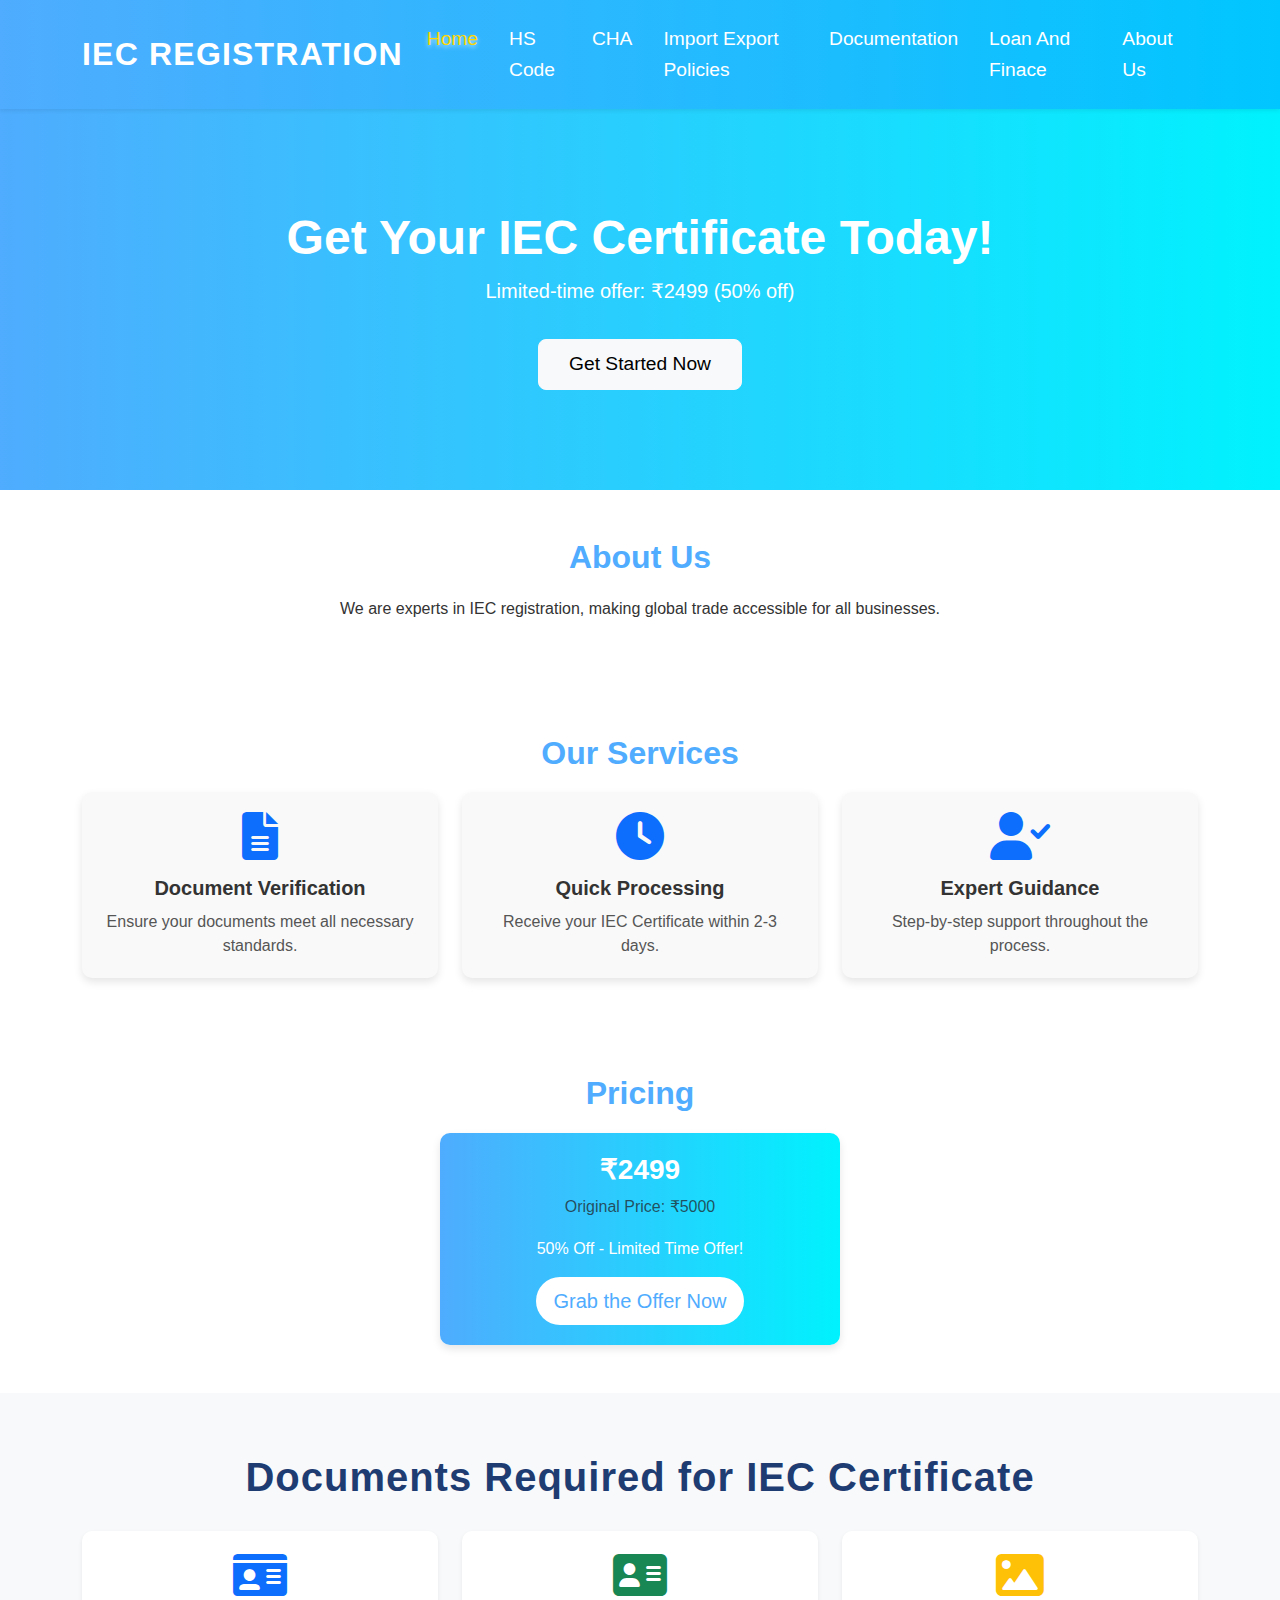
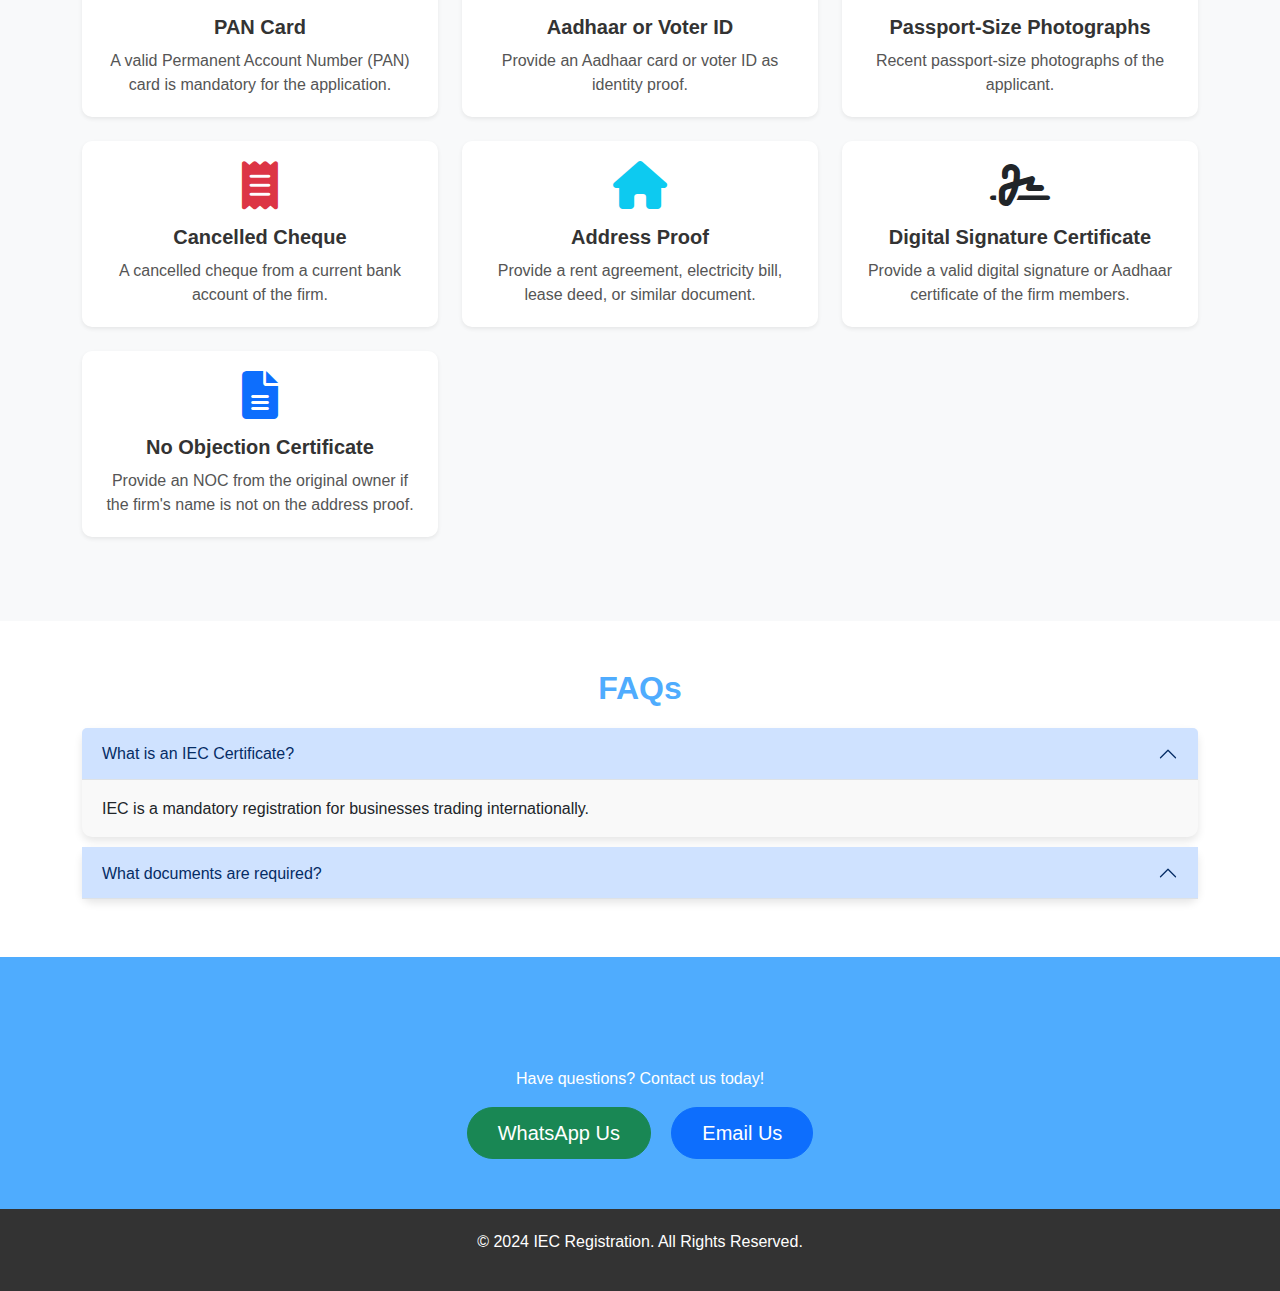
<file: iecode.html>
<!DOCTYPE html>
<html lang="en">
<head>
    <meta charset="UTF-8">
    <meta name="viewport" content="width=device-width, initial-scale=1.0">
    <title>IEC Registration Offer</title>
    <link href="https://cdn.jsdelivr.net/npm/bootstrap@5.3.0-alpha3/dist/css/bootstrap.min.css" rel="stylesheet">
    <link rel="stylesheet" href="https://cdnjs.cloudflare.com/ajax/libs/font-awesome/6.0.0-beta3/css/all.min.css">
    <style>
        body {
            font-family: 'Poppins', sans-serif;
            line-height: 1.6;
            color: #333;
        }

   /* Navbar Styling */
.navbar {
    background: linear-gradient(90deg, #4facfe, #00c6ff);
    box-shadow: 0 8px 10px rgba(0, 0, 0, 0.1);
    font-family: 'Roboto', sans-serif;
}

.navbar-brand {
    font-size: 2rem;
    font-weight: bold;
    color: #ffffff;
    text-transform: uppercase;
    letter-spacing: 1.2px;
}

.navbar-brand:hover {
    color: #ffd700;
    text-shadow: 0 2px 4px rgba(255, 255, 255, 0.7);
}

.navbar-nav .nav-link {
    color: #ffffff;
    font-size: 1.2rem;
    margin-right: 15px;
    transition: color 0.3s ease-in-out;
    text-transform: capitalize;
}

.navbar-nav .nav-link.active, .navbar-nav .nav-link:hover {
    color: #ffd700;
    text-shadow: 0 2px 4px rgba(255, 255, 255, 0.7);
}

.navbar-toggler {
    border: none;
}

.navbar-toggler-icon {
    background-color: #ffffff;
    border-radius: 2px;
    width: 30px;
    height: 3px;
    position: relative;
}

.navbar-toggler-icon::before,
.navbar-toggler-icon::after {
    content: '';
    background-color: #ffffff;
    border-radius: 2px;
    width: 30px;
    height: 3px;
    position: absolute;
    left: 0;
    transition: transform 0.3s ease-in-out;
}

.navbar-toggler-icon::before {
    top: -8px;
}

.navbar-toggler-icon::after {
    top: 8px;
}


        /* Home Section */
        #home {
            background: linear-gradient(to right, #4facfe, #00f2fe);
            color: white;
            padding: 100px 0;
        }

        #home h1 {
            font-size: 3rem;
            font-weight: bold;
        }

        #home p {
            font-size: 1.25rem;
        }

        #home .btn {
            padding: 10px 30px;
            font-size: 1.2rem;
        }

        /* Section Titles */
        section h2 {
            font-weight: bold;
            margin-bottom: 20px;
            font-size: 2rem;
            color: #4facfe;
            text-align: center;
        }

        /* Services Section */
        #services .card {
            border: none;
            border-radius: 10px;
            background: #f9f9f9;
            box-shadow: 0 4px 8px rgba(0, 0, 0, 0.1);
            transition: transform 0.3s ease;
        }

        #services .card:hover {
            transform: translateY(-10px);
        }

        #services .card-body {
            text-align: center;
        }

        /* Pricing Section */
        #pricing .card {
            border: none;
            border-radius: 10px;
            background: linear-gradient(to right, #4facfe, #00f2fe);
            color: white;
            text-align: center;
            box-shadow: 0 4px 8px rgba(0, 0, 0, 0.1);
        }

        #pricing .btn {
            background: white;
            color: #4facfe;
            border-radius: 30px;
        }

        #pricing .btn:hover {
            background: #4facfe;
            color: white;
        }

        /* FAQs Section */
        #faq .accordion-item {
            border: none;
            background: #f9f9f9;
            margin-bottom: 10px;
            border-radius: 10px;
            box-shadow: 0 4px 8px rgba(0, 0, 0, 0.1);
        }

        /* Contact Section */
        #contact {
            background: #4facfe;
            color: white;
            padding: 50px 0;
            text-align: center;
        }

        #contact a {
            font-size: 1.25rem;
            border-radius: 30px;
            padding: 10px 30px;
            transition: background 0.3s ease, color 0.3s ease;
        }

        #contact a.btn-success:hover {
            background: white;
            color: #4facfe;
        }

        #contact a.btn-primary:hover {
            background: white;
            color: #007bff;
        }

        /* Footer */
        footer {
            background: #333;
            color: white;
            padding: 20px 0;
            text-align: center;
        }
	/* General Section Styling */
#documents-required {
    padding: 60px 20px;
    background: linear-gradient(135deg, #f8f9fa, #eef2f3);
}

/* Heading Styling */
#documents-required h2 {
    font-family: 'Poppins', sans-serif;
    font-size: 2.5rem;
    color: #1e3c72;
    font-weight: bold;
    text-align: center;
    margin-bottom: 30px;
    letter-spacing: 1px;
}

/* Card Styling */
.card {
    background: #ffffff;
    border-radius: 10px;
    box-shadow: 0 8px 16px rgba(0, 0, 0, 0.1);
    transition: transform 0.3s, box-shadow 0.3s;
}

.card:hover {
    transform: translateY(-10px);
    box-shadow: 0 12px 24px rgba(0, 0, 0, 0.2);
}

.card-body {
    padding: 20px;
}

/* Icon Styling */
.card-body i {
    display: block;
    margin: 0 auto;
    font-size: 3rem;
    color: #5a5a5a;
    transition: color 0.3s;
}

.card:hover i {
    color: #007bff;
}

/* Card Title Styling */
.card-title {
    font-family: 'Poppins', sans-serif;
    font-size: 1.25rem;
    color: #333;
    margin: 15px 0 10px;
    font-weight: 600;
}

/* Card Text Styling */
.card-text {
    font-family: 'Roboto', sans-serif;
    font-size: 1rem;
    color: #555;
    line-height: 1.5;
    margin-bottom: 0;
}

/* Responsive Design */
@media (max-width: 767px) {
    #documents-required h2 {
        font-size: 2rem;
    }

    .card {
        margin-bottom: 20px;
    }

    .card-title {
        font-size: 1.15rem;
    }

    .card-text {
        font-size: 0.95rem;
    }
}
<!-- Google Fonts -->
<link href="https://fonts.googleapis.com/css2?family=Poppins:wght@400;600&family=Roboto:wght@400;500&display=swap" rel="stylesheet">
<!-- Font Awesome -->
<link href="https://cdnjs.cloudflare.com/ajax/libs/font-awesome/5.15.4/css/all.min.css" rel="stylesheet">

    </style>
</head>
<body>
   <!-- Navbar -->
<nav class="navbar navbar-expand-lg navbar-light bg-white shadow-sm py-3">
    <div class="container">
        <a class="navbar-brand" href="#">IEC Registration</a>
        <button class="navbar-toggler" type="button" data-bs-toggle="collapse" data-bs-target="#navbarNav">
            <span class="navbar-toggler-icon"></span>
        </button>
        <div class="collapse navbar-collapse" id="navbarNav">
            <ul class="navbar-nav ms-auto">
                <li class="nav-item"><a class="nav-link active" href="https://deva1343.github.io/DPTreadeSolutions/index.html">Home</a></li>
                <li class="nav-item"><a class="nav-link" href="https://deva1343.github.io/DPTreadeSolutions/hscode.html">HS Code</a></li>
		<li class="nav-item"><a class="nav-link" href="https://deva1343.github.io/DPTreadeSolutions/cha.html">CHA</a></li>
                <li class="nav-item"><a class="nav-link" href="https://wa.me/8459756243?text=hi,%20can%20I%20get%20more%20information%20about%20IEC">Import Export Policies</a></li>
                <li class="nav-item"><a class="nav-link" href="https://wa.me/8459756243?text=hi,%20can%20I%20get%20more%20information%20about%20IEC">Documentation</a></li>
		<li class="nav-item"><a class="nav-link" href="https://wa.me/8459756243?text=hi,%20can%20I%20get%20more%20information%20about%20IEC">Loan and Finace</a></li>
                <li class="nav-item"><a class="nav-link" href="https://deva1343.github.io/DPTreadeSolutions/aboutus.html">About Us</a></li>
            </ul>
        </div>
    </div>
</nav>


    <!-- Home Section -->
    <section id="home">
        <div class="container text-center">
            <h1>Get Your IEC Certificate Today!</h1>
            <p>Limited-time offer: ₹2499 (50% off)</p>
            <a href="https://wa.me/8459756243?text=hi,%20can%20I%20get%20more%20information%20about%20IEC" class="btn btn-light btn-lg mt-3">Get Started Now</a>
        </div>
    </section>

    <!-- About Section -->
    <section id="about" class="py-5">
        <div class="container">
            <h2>About Us</h2>
            <p class="text-center">We are experts in IEC registration, making global trade accessible for all businesses.</p>
        </div>
    </section>

    <!-- Services Section -->
    <section id="services" class="py-5">
        <div class="container">
            <h2>Our Services</h2>
            <div class="row">
                <div class="col-md-4">
                    <div class="card">
                        <div class="card-body">
                            <i class="fas fa-file-alt fa-2x text-primary"></i>
                            <h5 class="card-title mt-3">Document Verification</h5>
                            <p class="card-text">Ensure your documents meet all necessary standards.</p>
                        </div>
                    </div>
                </div>
                <div class="col-md-4">
                    <div class="card">
                        <div class="card-body">
                            <i class="fas fa-clock fa-2x text-primary"></i>
                            <h5 class="card-title mt-3">Quick Processing</h5>
                            <p class="card-text">Receive your IEC Certificate within 2-3 days.</p>
                        </div>
                    </div>
                </div>
                <div class="col-md-4">
                    <div class="card">
                        <div class="card-body">
                            <i class="fas fa-user-check fa-2x text-primary"></i>
                            <h5 class="card-title mt-3">Expert Guidance</h5>
                            <p class="card-text">Step-by-step support throughout the process.</p>
                        </div>
                    </div>
                </div>
            </div>
        </div>
    </section>

    <!-- Pricing Section -->
    <section id="pricing" class="py-5">
        <div class="container text-center">
            <h2>Pricing</h2>
            <div class="card mx-auto" style="max-width: 400px;">
                <div class="card-body">
                    <h3 class="fw-bold">₹2499</h3>
                    <p class="text-muted">Original Price: ₹5000</p>
                    <p>50% Off - Limited Time Offer!</p>
                    <a href="https://wa.me/8459756243?text=hi,%20can%20I%20get%20more%20information%20about%20IEC" class="btn btn-lg">Grab the Offer Now</a>
                </div>
            </div>
        </div>
    </section>
<!-- Documents Required Section -->
<section id="documents-required" style="padding: 60px 20px; background: #f8f9fa;">
    <div class="container">
        <h2 class="text-center" style="color: #1e3c72; margin-bottom: 30px;">Documents Required for IEC Certificate</h2>
        <div class="row">
            <!-- Document 1 -->
            <div class="col-md-6 col-lg-4 mb-4">
                <div class="card h-100 border-0 shadow-sm">
                    <div class="card-body text-center">
                        <i class="fas fa-id-card fa-3x mb-3 text-primary"></i>
                        <h5 class="card-title">PAN Card</h5>
                        <p class="card-text">A valid Permanent Account Number (PAN) card is mandatory for the application.</p>
                    </div>
                </div>
            </div>
            <!-- Document 2 -->
            <div class="col-md-6 col-lg-4 mb-4">
                <div class="card h-100 border-0 shadow-sm">
                    <div class="card-body text-center">
                        <i class="fas fa-address-card fa-3x mb-3 text-success"></i>
                        <h5 class="card-title">Aadhaar or Voter ID</h5>
                        <p class="card-text">Provide an Aadhaar card or voter ID as identity proof.</p>
                    </div>
                </div>
            </div>
            <!-- Document 3 -->
            <div class="col-md-6 col-lg-4 mb-4">
                <div class="card h-100 border-0 shadow-sm">
                    <div class="card-body text-center">
                        <i class="fas fa-image fa-3x mb-3 text-warning"></i>
                        <h5 class="card-title">Passport-Size Photographs</h5>
                        <p class="card-text">Recent passport-size photographs of the applicant.</p>
                    </div>
                </div>
            </div>
            <!-- Document 4 -->
            <div class="col-md-6 col-lg-4 mb-4">
                <div class="card h-100 border-0 shadow-sm">
                    <div class="card-body text-center">
                        <i class="fas fa-receipt fa-3x mb-3 text-danger"></i>
                        <h5 class="card-title">Cancelled Cheque</h5>
                        <p class="card-text">A cancelled cheque from a current bank account of the firm.</p>
                    </div>
                </div>
            </div>
            <!-- Document 5 -->
            <div class="col-md-6 col-lg-4 mb-4">
                <div class="card h-100 border-0 shadow-sm">
                    <div class="card-body text-center">
                        <i class="fas fa-home fa-3x mb-3 text-info"></i>
                        <h5 class="card-title">Address Proof</h5>
                        <p class="card-text">Provide a rent agreement, electricity bill, lease deed, or similar document.</p>
                    </div>
                </div>
            </div>
            <!-- Document 6 -->
            <div class="col-md-6 col-lg-4 mb-4">
                <div class="card h-100 border-0 shadow-sm">
                    <div class="card-body text-center">
                        <i class="fas fa-signature fa-3x mb-3 text-dark"></i>
                        <h5 class="card-title">Digital Signature Certificate</h5>
                        <p class="card-text">Provide a valid digital signature or Aadhaar certificate of the firm members.</p>
                    </div>
                </div>
            </div>
            <!-- Document 7 -->
            <div class="col-md-6 col-lg-4 mb-4">
                <div class="card h-100 border-0 shadow-sm">
                    <div class="card-body text-center">
                        <i class="fas fa-file-alt fa-3x mb-3 text-primary"></i>
                        <h5 class="card-title">No Objection Certificate</h5>
                        <p class="card-text">Provide an NOC from the original owner if the firm's name is not on the address proof.</p>
                    </div>
                </div>
            </div>
        </div>
    </div>
</section>

    <!-- FAQ Section -->
    <section id="faq" class="py-5">
        <div class="container">
            <h2>FAQs</h2>
            <div class="accordion" id="faqAccordion">
                <div class="accordion-item">
                    <h2 class="accordion-header">
                        <button class="accordion-button" type="button" data-bs-toggle="collapse" data-bs-target="#faq1">
                            What is an IEC Certificate?
                        </button>
                    </h2>
                    <div id="faq1" class="accordion-collapse collapse show">
                        <div class="accordion-body">IEC is a mandatory registration for businesses trading internationally.</div>
                    </div>
                </div>
                <div class="accordion-item">
                    <h2 class="accordion-header">
                        <button class="accordion-button" type="button" data-bs-toggle="collapse" data-bs-target="#faq2">
                            What documents are required?
                        </button>
                    </h2>
                    <div id="faq2" class="accordion-collapse collapse">
                        <div class="accordion-body">You’ll need PAN, address proof, and ID proof for registration.</div>
                    </div>
                </div>
            </div>
        </div>
    </section>

    <!-- Contact Section -->
    <section id="contact">
        <div class="container">
            <h2>Contact Us</h2>
            <p>Have questions? Contact us today!</p>
            <div>
                <a href="https://wa.me/8459756243?text=hi,%20can%20I%20get%20more%20information%20about%20IEC" class="btn btn-success me-3">WhatsApp Us</a>
                <a href="mailto:dhp.bhale@gmail.com" class="btn btn-primary">Email Us</a>
            </div>
        </div>
    </section>

    <!-- Footer -->
    <footer>
        <p>&copy; 2024 IEC Registration. All Rights Reserved.</p>
    </footer>

    <script src="https://cdn.jsdelivr.net/npm/bootstrap@5.3.0-alpha3/dist/js/bootstrap.bundle.min.js"></script>
</body>
</html>
</file>
